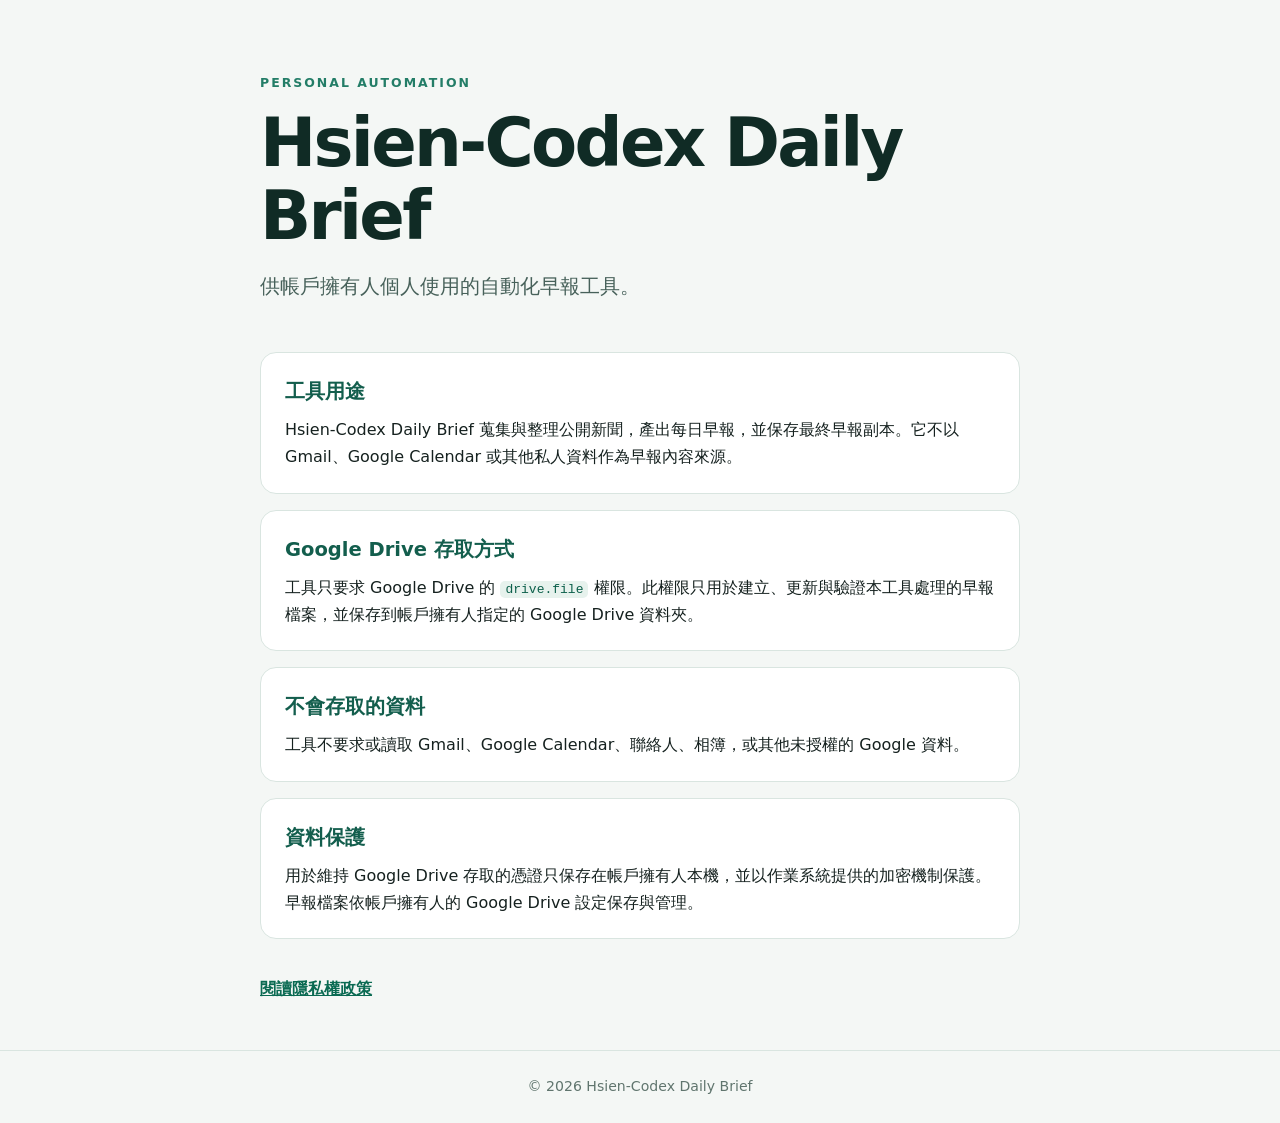
<file: index.html>
<!doctype html>
<html lang="zh-Hant">
<head>
  <meta charset="utf-8">
  <meta name="viewport" content="width=device-width, initial-scale=1">
  <meta name="description" content="Hsien-Codex Daily Brief 的用途與 Google Drive 資料使用說明。">
  <title>Hsien-Codex Daily Brief</title>
  <link rel="stylesheet" href="style.css">
</head>
<body>
  <main>
    <p class="eyebrow">PERSONAL AUTOMATION</p>
    <h1>Hsien-Codex Daily Brief</h1>
    <p class="lead">供帳戶擁有人個人使用的自動化早報工具。</p>
    <section><h2>工具用途</h2><p>Hsien-Codex Daily Brief 蒐集與整理公開新聞，產出每日早報，並保存最終早報副本。它不以 Gmail、Google Calendar 或其他私人資料作為早報內容來源。</p></section>
    <section><h2>Google Drive 存取方式</h2><p>工具只要求 Google Drive 的 <code>drive.file</code> 權限。此權限只用於建立、更新與驗證本工具處理的早報檔案，並保存到帳戶擁有人指定的 Google Drive 資料夾。</p></section>
    <section><h2>不會存取的資料</h2><p>工具不要求或讀取 Gmail、Google Calendar、聯絡人、相簿，或其他未授權的 Google 資料。</p></section>
    <section><h2>資料保護</h2><p>用於維持 Google Drive 存取的憑證只保存在帳戶擁有人本機，並以作業系統提供的加密機制保護。早報檔案依帳戶擁有人的 Google Drive 設定保存與管理。</p></section>
    <nav aria-label="政策文件"><a href="privacy/">閱讀隱私權政策</a></nav>
  </main>
  <footer>© 2026 Hsien-Codex Daily Brief</footer>
</body>
</html>
</file>
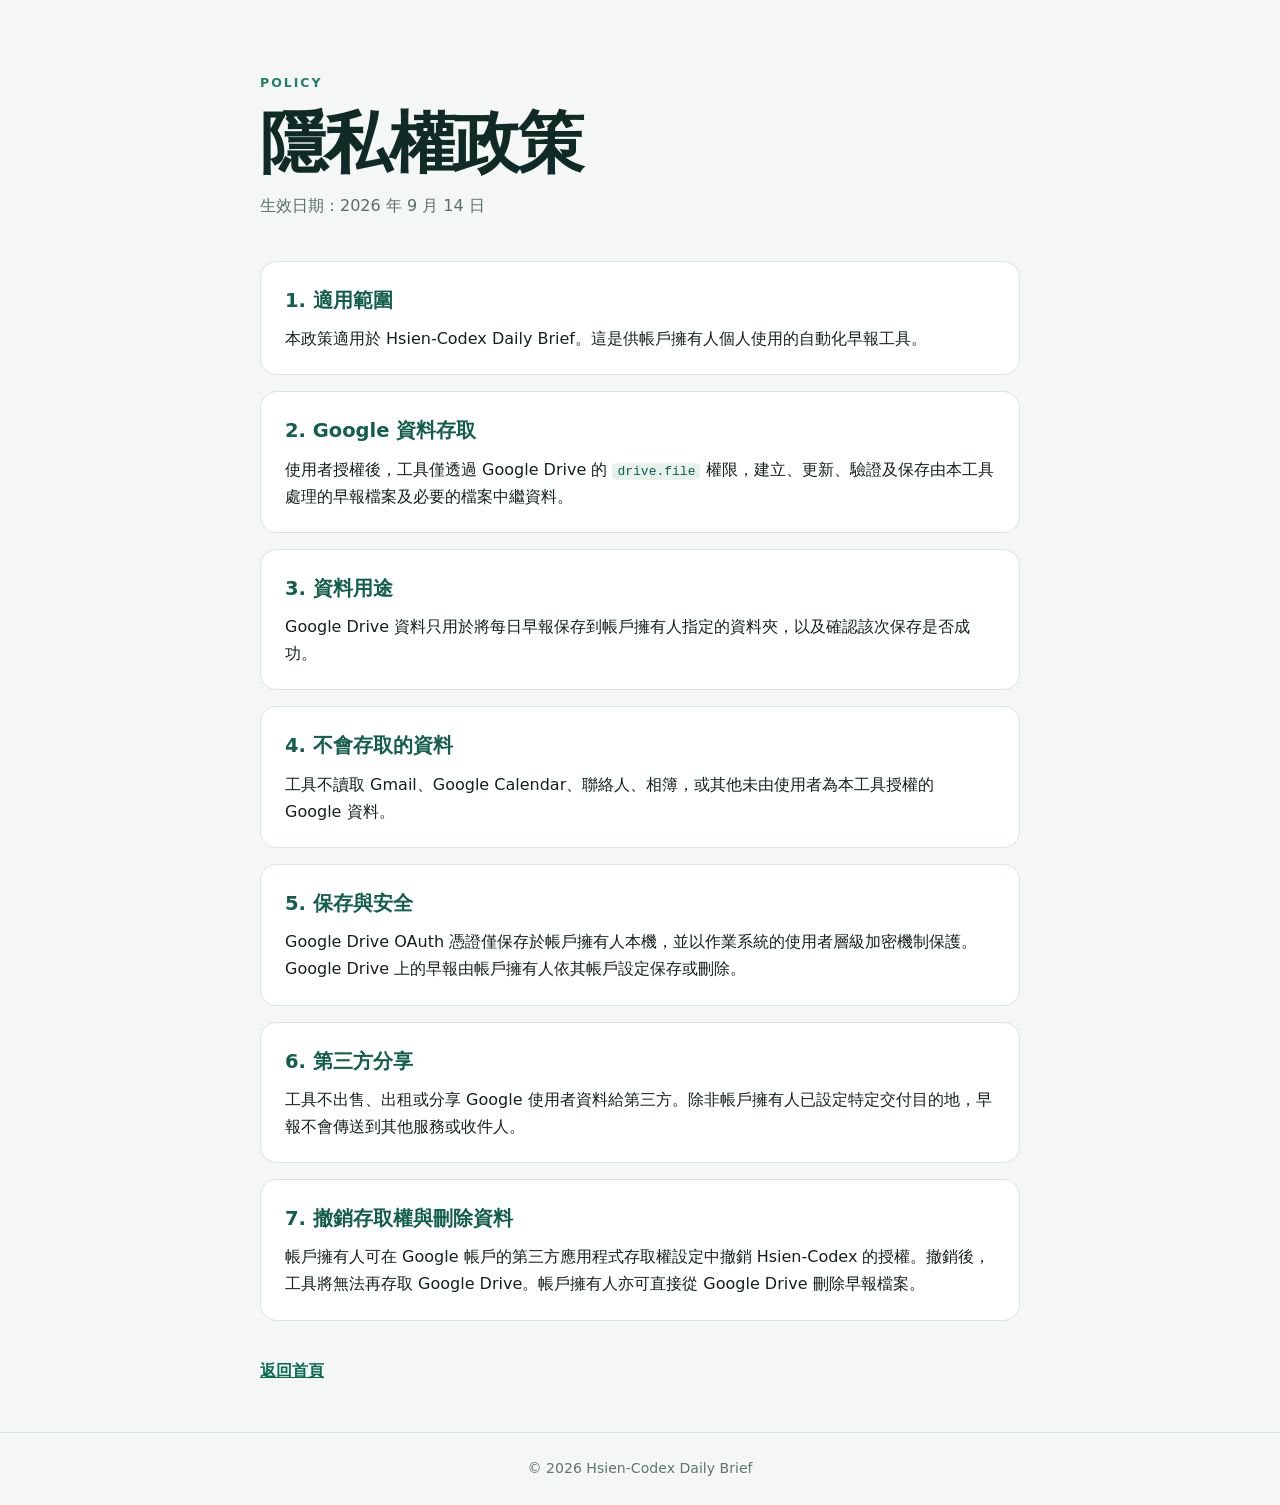
<file: privacy/index.html>
<!doctype html>
<html lang="zh-Hant">
<head>
  <meta charset="utf-8">
  <meta name="viewport" content="width=device-width, initial-scale=1">
  <meta name="description" content="Hsien-Codex Daily Brief 隱私權政策。">
  <title>隱私權政策｜Hsien-Codex Daily Brief</title>
  <link rel="stylesheet" href="/style.css">
</head>
<body>
  <main>
    <p class="eyebrow">POLICY</p>
    <h1>隱私權政策</h1>
    <p class="updated">生效日期：2026 年 9 月 14 日</p>
    <section><h2>1. 適用範圍</h2><p>本政策適用於 Hsien-Codex Daily Brief。這是供帳戶擁有人個人使用的自動化早報工具。</p></section>
    <section><h2>2. Google 資料存取</h2><p>使用者授權後，工具僅透過 Google Drive 的 <code>drive.file</code> 權限，建立、更新、驗證及保存由本工具處理的早報檔案及必要的檔案中繼資料。</p></section>
    <section><h2>3. 資料用途</h2><p>Google Drive 資料只用於將每日早報保存到帳戶擁有人指定的資料夾，以及確認該次保存是否成功。</p></section>
    <section><h2>4. 不會存取的資料</h2><p>工具不讀取 Gmail、Google Calendar、聯絡人、相簿，或其他未由使用者為本工具授權的 Google 資料。</p></section>
    <section><h2>5. 保存與安全</h2><p>Google Drive OAuth 憑證僅保存於帳戶擁有人本機，並以作業系統的使用者層級加密機制保護。Google Drive 上的早報由帳戶擁有人依其帳戶設定保存或刪除。</p></section>
    <section><h2>6. 第三方分享</h2><p>工具不出售、出租或分享 Google 使用者資料給第三方。除非帳戶擁有人已設定特定交付目的地，早報不會傳送到其他服務或收件人。</p></section>
    <section><h2>7. 撤銷存取權與刪除資料</h2><p>帳戶擁有人可在 Google 帳戶的第三方應用程式存取權設定中撤銷 Hsien-Codex 的授權。撤銷後，工具將無法再存取 Google Drive。帳戶擁有人亦可直接從 Google Drive 刪除早報檔案。</p></section>
    <nav aria-label="政策文件"><a href="/">返回首頁</a></nav>
  </main>
  <footer>© 2026 Hsien-Codex Daily Brief</footer>
</body>
</html>
</file>
<file: style.css>
:root { color-scheme: light; font-family: Inter, "Noto Sans TC", system-ui, sans-serif; color: #15211f; background: #f4f7f5; }
* { box-sizing: border-box; }
body { margin: 0; line-height: 1.7; }
main { width: min(760px, calc(100% - 40px)); margin: 0 auto; padding: 72px 0 48px; }
.eyebrow { color: #237d67; font-size: .78rem; font-weight: 800; letter-spacing: .16em; margin: 0 0 14px; }
h1 { color: #102b25; font-size: clamp(2.2rem, 7vw, 4.2rem); letter-spacing: -.04em; line-height: 1.08; margin: 0; }
h2 { color: #135e4d; font-size: 1.22rem; margin: 0 0 8px; }
.lead { color: #47615a; font-size: 1.24rem; margin: 18px 0 48px; }
.updated { color: #587069; margin: 12px 0 42px; }
section { background: #fff; border: 1px solid #d9e5e0; border-radius: 16px; margin: 16px 0; padding: 22px 24px; }
section p { margin: 0; }
code { background: #e7f2ed; border-radius: 5px; color: #0d604b; padding: 1px 5px; }
nav { margin-top: 36px; }
a { color: #0a6a52; font-weight: 700; }
footer { border-top: 1px solid #d9e5e0; color: #60756e; font-size: .88rem; padding: 24px 20px; text-align: center; }
@media (max-width: 540px) { main { width: min(100% - 28px, 760px); padding-top: 52px; } section { padding: 18px; } }
</file>
